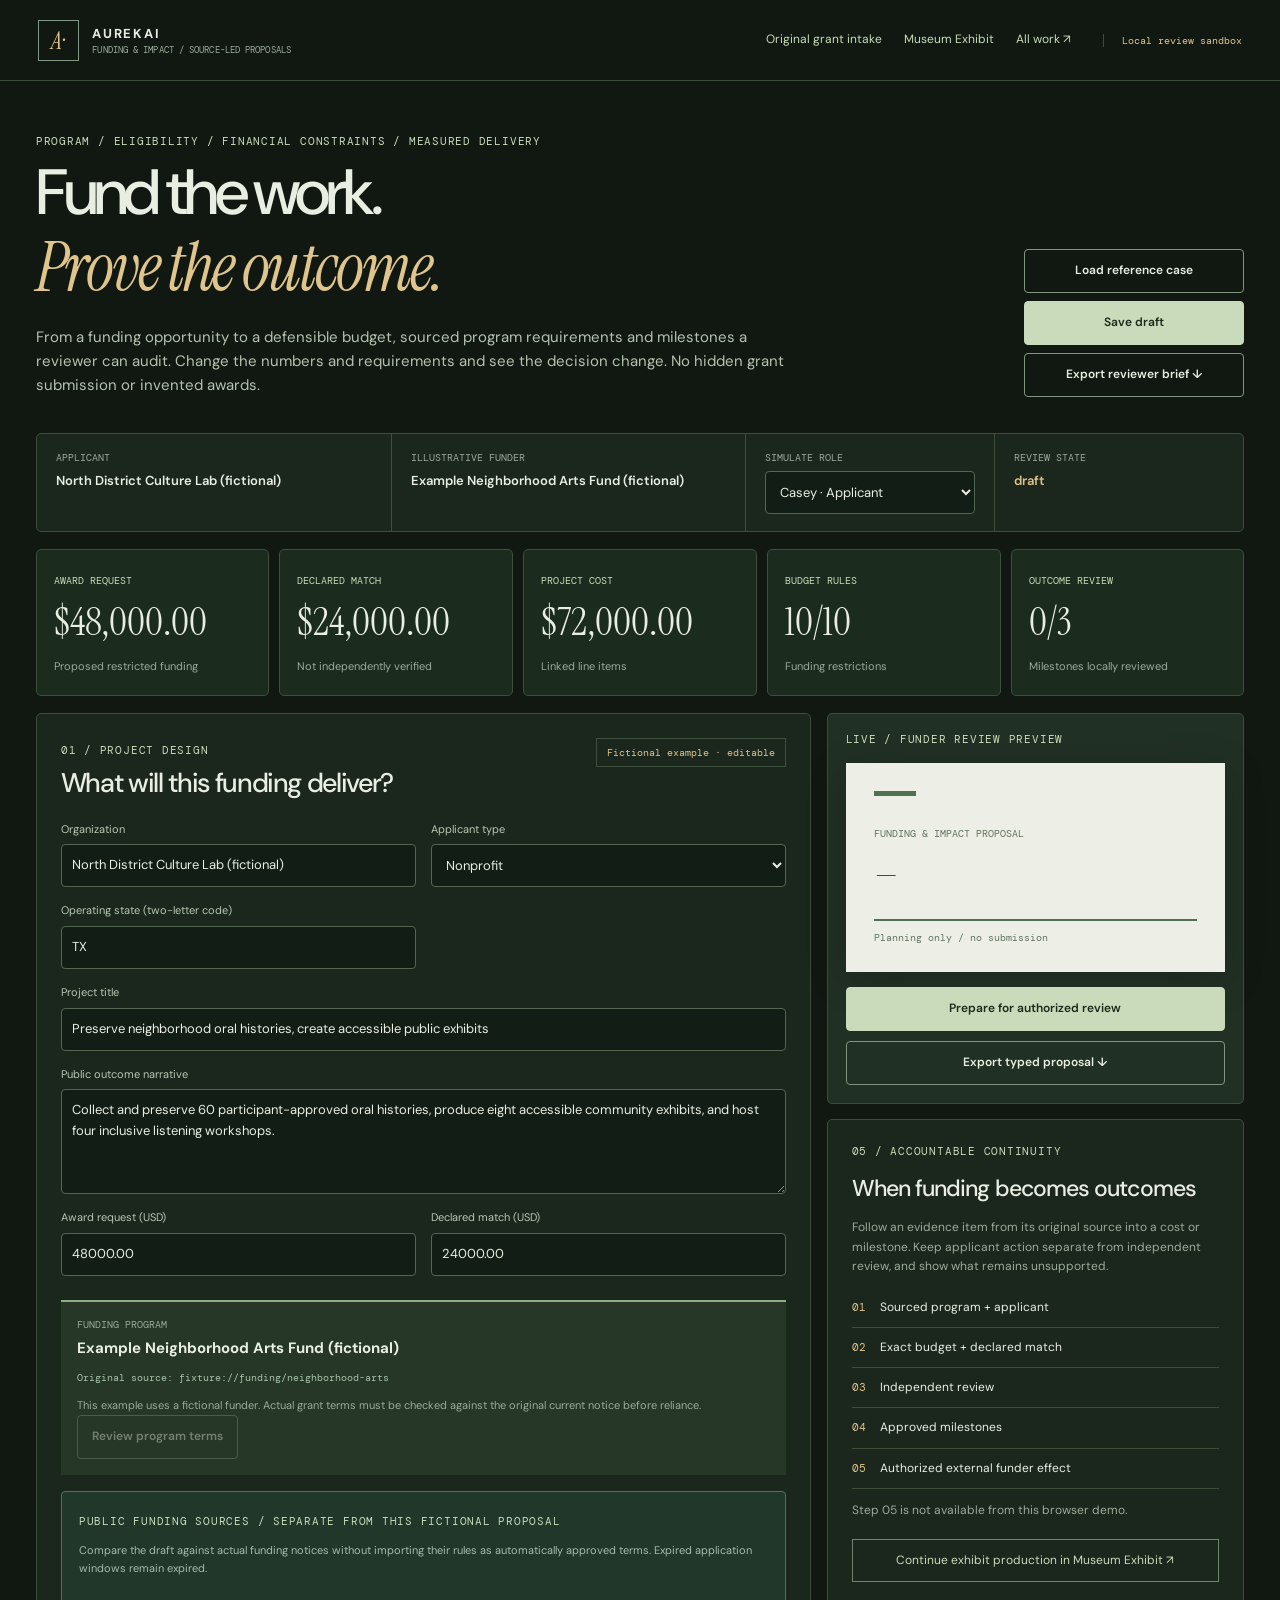
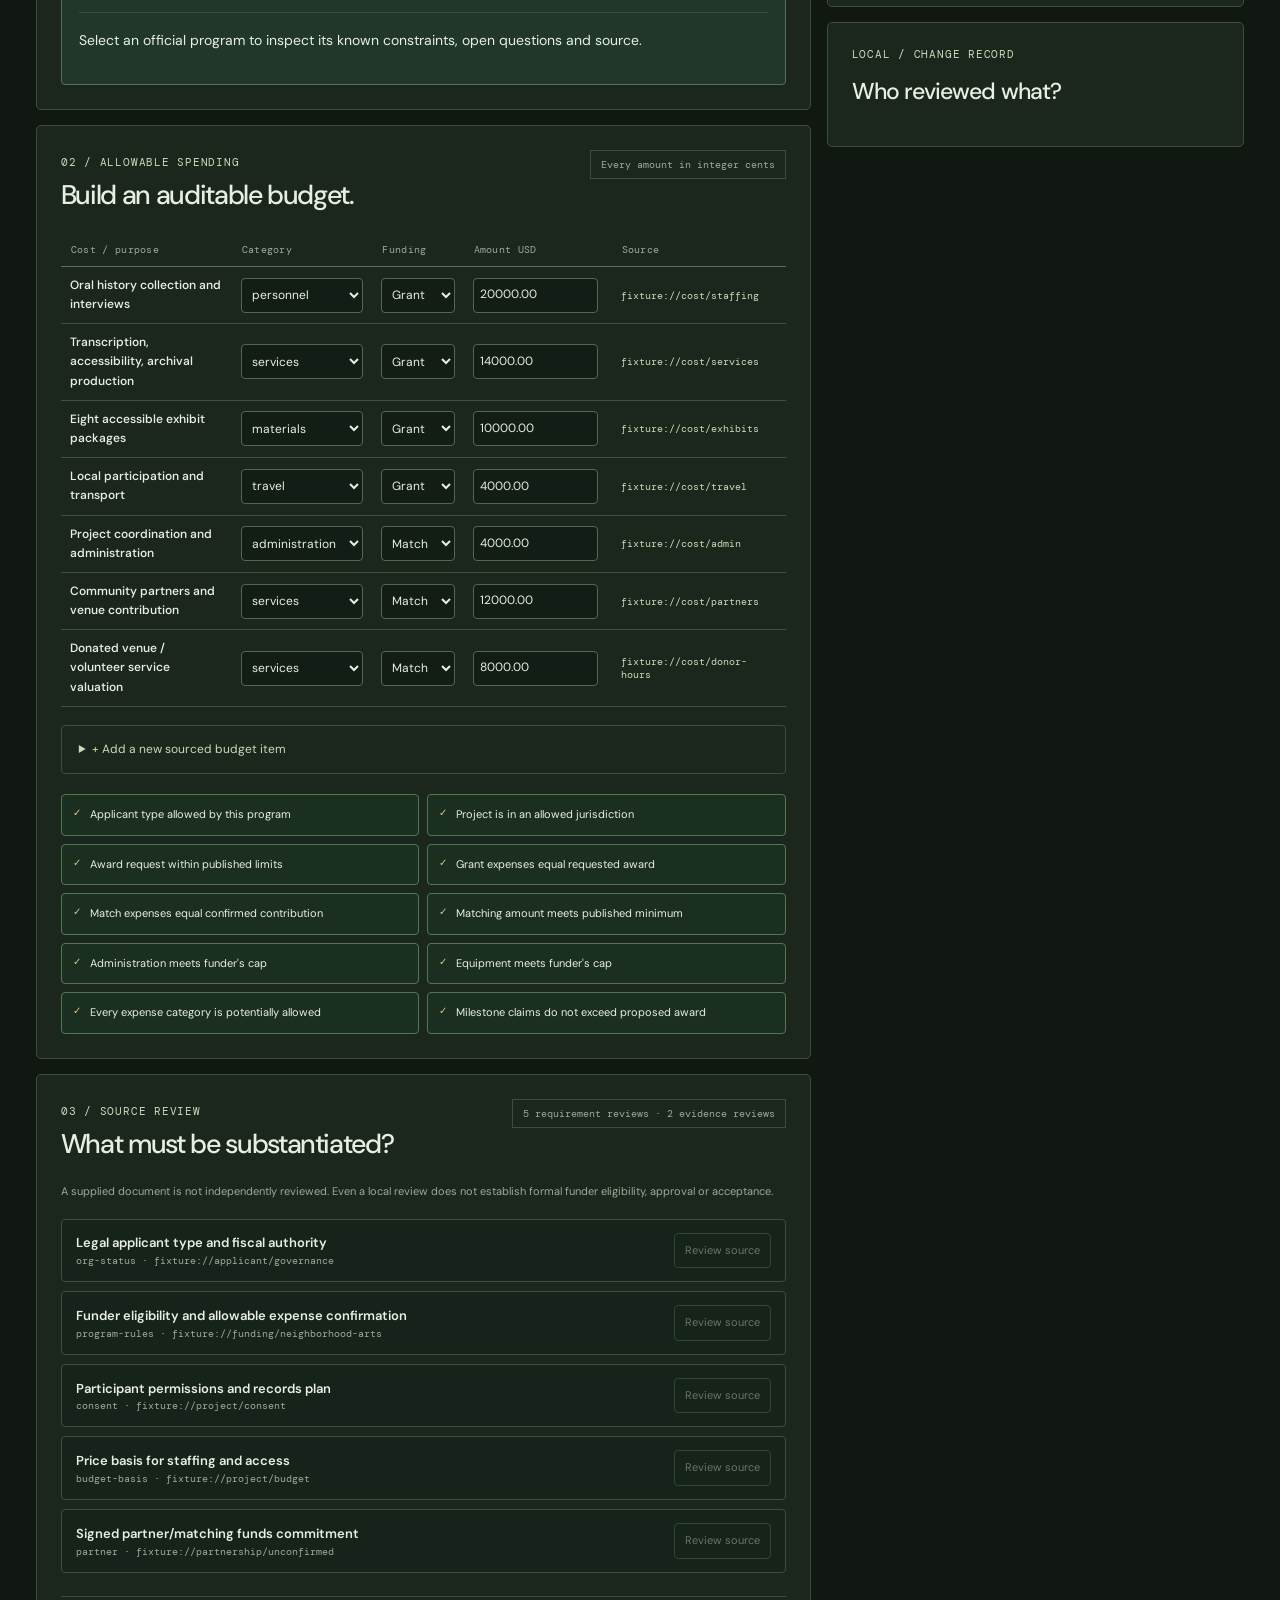
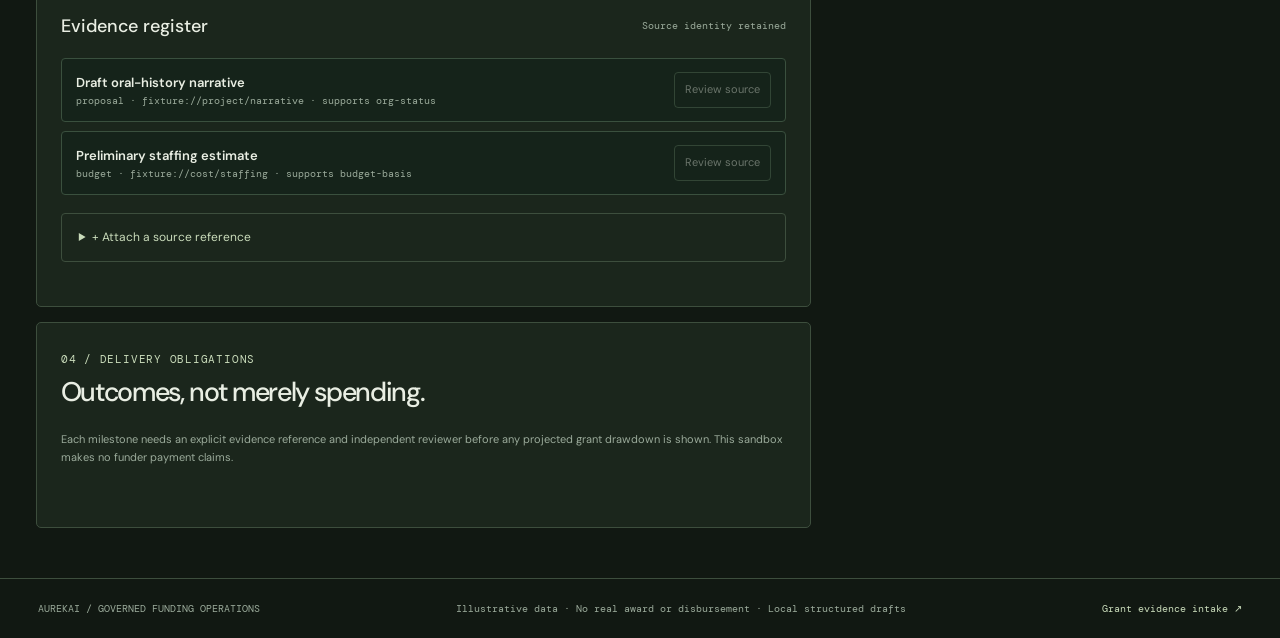
<file: site/impact-studio/index.html>
<!doctype html><html lang="en"><head><meta charset="utf-8"><meta name="viewport" content="width=device-width,initial-scale=1">
<meta name="color-scheme" content="dark"><meta name="description" content="Aurekai Funding & Impact Studio: reconcile grant budgets, source review, match obligations, deliverables, milestones and applicant/funder evidence.">
<link rel="canonical" href="https://nickgonzales76017.github.io/pages-grant-evidence/impact-studio/">
<link rel="stylesheet" href="./studio.css"><script type="module" src="./studio.mjs"></script>
<title>Funding & Impact Studio · Aurekai</title></head><body>
<a class="skip" href="#workspace">Skip to funding workspace</a>
<header class="topbar">
<a href="../" class="brand"><span class="brand-mark">A·</span><span>AUREKAI<small>FUNDING & IMPACT / SOURCE-LED PROPOSALS</small></span></a>
<nav aria-label="Experience navigation"><a href="../">Original grant intake</a><a href="https://nickgonzales76017.github.io/pages-museum-exhibit/">Museum Exhibit</a><a href="https://nickgonzales76017.github.io/bonfyre/#experiences">All work ↗</a></nav>
<span class="state-pill">Local review sandbox</span>
</header>
<main id="workspace">
<section class="intro"><div class="eyebrow">PROGRAM / ELIGIBILITY / FINANCIAL CONSTRAINTS / MEASURED DELIVERY</div>
<div class="hero"><div><h1>Fund the work.<br><em>Prove the outcome.</em></h1>
<p>From a funding opportunity to a defensible budget, sourced program requirements and milestones a reviewer can audit. Change the numbers and requirements and see the decision change. No hidden grant submission or invented awards.</p></div>
<div class="head-actions"><button type="button" class="quiet" id="reset">Load reference case</button><button type="button" class="primary" id="save">Save draft</button><button type="button" class="outline" id="download">Export reviewer brief ↓</button></div></div>
</section>
<section class="identitybar">
<div class="identity-cell"><span>APPLICANT</span><strong id="organization">North District Culture Lab</strong></div>
<div class="identity-cell"><span>ILLUSTRATIVE FUNDER</span><strong id="funder">Example Neighborhood Arts Fund</strong></div>
<div class="identity-cell actor"><label for="actor">SIMULATE ROLE</label><select id="actor"><option value="casey">Casey · Applicant</option><option value="riley">Riley · Independent reviewer</option></select></div>
<div class="identity-cell"><span>REVIEW STATE</span><strong id="caseStatus">Draft</strong></div>
</section>
<section class="stats" aria-label="Funding balance and readiness">
<div class="stat"><span>AWARD REQUEST</span><strong id="requestMetric">—</strong><small>Proposed restricted funding</small></div>
<div class="stat"><span>DECLARED MATCH</span><strong id="matchMetric">—</strong><small>Not independently verified</small></div>
<div class="stat"><span>PROJECT COST</span><strong id="projectMetric">—</strong><small>Linked line items</small></div>
<div class="stat"><span>BUDGET RULES</span><strong id="rulesMetric">—</strong><small>Funding restrictions</small></div>
<div class="stat"><span>OUTCOME REVIEW</span><strong id="milestoneMetric">—</strong><small>Milestones locally reviewed</small></div>
</section>
<div class="editor-grid">
<div class="editor">
<section class="section" id="program">
<div class="section-head"><div><span class="eyebrow">01 / PROJECT DESIGN</span><h2>What will this funding deliver?</h2></div><span class="pill">Fictional example · editable</span></div>
<div class="form two-col">
<label>Organization<input id="applicant" maxlength="160"></label><label>Applicant type<select id="applicantType"><option value="nonprofit">Nonprofit</option><option value="municipality">Municipality</option><option value="individual">Individual</option><option value="business">Business</option><option value="other">Other</option></select></label>
<label>Operating state (two-letter code)<input id="projectState" maxlength="2" pattern="[A-Za-z]{2}" value="TX"></label>
<label class="wide">Project title<input id="title" maxlength="180"></label>
<label class="wide">Public outcome narrative<textarea id="narrative" rows="4" maxlength="3000"></textarea></label>
<label>Award request (USD)<input id="request" type="number" min="0" max="50000000" step=".01"></label><label>Declared match (USD)<input id="match" type="number" min="0" max="50000000" step=".01"></label>
</div>
<div class="program-link"><span>FUNDING PROGRAM</span><strong id="programName">—</strong><small id="programSource">Source: —</small><p>This example uses a fictional funder. Actual grant terms must be checked against the original current notice before reliance.</p><button id="reviewTerms" type="button" class="outline">Review program terms</button></div>
<div class="official-programs"><span class="eyebrow">PUBLIC FUNDING SOURCES / SEPARATE FROM THIS FICTIONAL PROPOSAL</span>
<p>Compare the draft against actual funding notices without importing their rules as automatically approved terms. Expired application windows remain expired.</p>
<div id="knownPrograms" class="known-programs"></div><div id="programComparison" class="program-comparison" role="status">Select an official program to inspect its known constraints, open questions and source.</div>
</div>
</section>
<section class="section">
<div class="section-head"><div><span class="eyebrow">02 / ALLOWABLE SPENDING</span><h2>Build an auditable budget.</h2></div><span class="head-note">Every amount in integer cents</span></div>
<div class="budget-table-wrap"><table class="budget-table"><thead><tr><th>Cost / purpose</th><th>Category</th><th>Funding</th><th>Amount USD</th><th>Source</th></tr></thead><tbody id="budgetRows"></tbody></table></div>
<details class="add"><summary>+ Add a new sourced budget item</summary>
<form id="budgetForm" class="form two-col">
<label>Item identity<input name="id" pattern="[a-z][a-z0-9-]{2,70}" required placeholder="e.g. accessibility-kit"></label>
<label>Purpose<input name="label" required maxlength="160"></label>
<label>Category<select id="budgetKind" name="kind"></select></label>
<label>Funding stream<select name="funding"><option value="grant">Requested grant</option><option value="match">Declared match</option></select></label>
<label>Estimated cost USD<input name="total" required type="number" min="0" step=".01" value="0"></label>
<label>Cost source URL / fixture<input name="source" maxlength="600" required placeholder="https://…"></label>
<button type="submit" class="primary">Add cost line</button>
</form></details>
<div id="constraintBoard" class="constraints" aria-live="polite"></div>
</section>
<section class="section">
<div class="section-head"><div><span class="eyebrow">03 / SOURCE REVIEW</span><h2>What must be substantiated?</h2></div><span id="missingCount" class="head-note">—</span></div>
<p class="helper">A supplied document is not independently reviewed. Even a local review does not establish formal funder eligibility, approval or acceptance.</p>
<div id="requirements" class="requirement-list"></div>
<div class="evidence-header"><h3>Evidence register</h3><span>Source identity retained</span></div>
<div id="evidenceList" class="evidence-list"></div>
<details class="add"><summary>+ Attach a source reference</summary>
<form id="evidenceForm" class="form two-col"><label>Evidence ID<input name="id" pattern="[a-z][a-z0-9-]{2,70}" required placeholder="ev-audit-1"></label>
<label>Document name<input name="title" required maxlength="180"></label>
<label>Evidence kind<select id="evidenceKind" name="kind"></select></label>
<label>Supports requirement ID<input name="linkTo" maxlength="85" placeholder="e.g. org-status"></label>
<label class="wide">Original source URL<input name="source" maxlength="600" required placeholder="https://…"></label><button class="primary" type="submit">Register source</button></form>
</details>
</section>
<section class="section">
<div class="section-head"><div><span class="eyebrow">04 / DELIVERY OBLIGATIONS</span><h2>Outcomes, not merely spending.</h2></div></div>
<p class="helper">Each milestone needs an explicit evidence reference and independent reviewer before any projected grant drawdown is shown. This sandbox makes no funder payment claims.</p>
<div id="milestones" class="milestones"></div>
</section>
</div>
<aside class="sidebar">
<section class="preview">
<div class="preview-label">LIVE / FUNDER REVIEW PREVIEW</div><div class="paper">
<div class="paper-rule"></div><span class="paper-eyebrow">FUNDING & IMPACT PROPOSAL</span>
<h2 id="paperTitle">—</h2><div id="paperContent"></div>
<footer id="paperFooter">Planning only / no submission</footer>
</div>
<div class="preview-actions"><button class="primary" id="prepare" type="button">Prepare for authorized review</button>
<button id="yaff" class="outline" type="button">Export typed proposal ↓</button></div>
</section>
<section class="flow">
<div class="eyebrow">05 / ACCOUNTABLE CONTINUITY</div><h3>When funding becomes outcomes</h3>
<p>Follow an evidence item from its original source into a cost or milestone. Keep applicant action separate from independent review, and show what remains unsupported.</p>
<div class="flow-line"><span>01</span> Sourced program + applicant</div><div class="flow-line"><span>02</span> Exact budget + declared match</div>
<div class="flow-line"><span>03</span> Independent review</div><div class="flow-line"><span>04</span> Approved milestones</div>
<div class="flow-line"><span>05</span> Authorized external funder effect</div>
<p>Step 05 is not available from this browser demo.</p>
<a href="https://nickgonzales76017.github.io/pages-museum-exhibit/" rel="noopener noreferrer" target="_blank" class="related">Continue exhibit production in Museum Exhibit ↗</a>
</section>
<section class="journal-panel"><div class="eyebrow">LOCAL / CHANGE RECORD</div><h3>Who reviewed what?</h3>
<div id="audit" class="audit"></div></section>
</aside>
</div>
</main>
<footer class="page-foot"><span>AUREKAI / GOVERNED FUNDING OPERATIONS</span><span>Illustrative data · No real award or disbursement · Local structured drafts</span><a href="../">Grant evidence intake ↗</a></footer>
<div class="toast" id="toast" role="status" aria-live="polite"></div>
</body></html>
</file>
<file: site/impact-studio/studio.css>
@import url('https://fonts.googleapis.com/css2?family=DM+Sans:wght@400;500;600;700&family=DM+Mono:wght@400;500&family=Instrument+Serif:ital@0;1&display=swap');
:root{color-scheme:dark;--bg:#111812;--ink:#e9eee3;--muted:#9bab9b;--mint:#c9dbba;--gold:#dfc58c;--line:#3d4e3d;--panel:#1b261c;--raised:#253628;--serif:'Instrument Serif',Georgia,serif;--sans:'DM Sans',system-ui,sans-serif;--mono:'DM Mono',monospace}
*{box-sizing:border-box}body{margin:0;background:var(--bg);color:var(--ink);font:14px/1.6 var(--sans)}a{color:var(--mint);text-decoration:none}a:hover{color:var(--gold)}button,input,select,textarea{font:inherit}button{cursor:pointer}button:disabled{cursor:not-allowed;opacity:.4}input,select,textarea{background:#121e15;border:1px solid #546652;border-radius:4px;min-height:43px;padding:10px;color:var(--ink);font-size:13px;width:100%;max-width:100%}textarea{resize:vertical}input:focus,select:focus,textarea:focus{border-color:var(--gold);outline:none}:focus-visible{outline:2px solid var(--gold);outline-offset:3px}.skip{position:absolute;top:-99px;left:14px;padding:10px;background:#f8eddc;color:#132010}.skip:focus{top:15px}
.topbar{min-height:81px;padding:15px clamp(20px,3vw,56px);display:flex;align-items:center;gap:32px;border-bottom:1px solid var(--line)}.brand{display:flex;gap:13px;align-items:center;color:var(--ink);font-weight:700;letter-spacing:.13em;font-size:13px}.brand-mark{border:1px solid #839884;height:41px;width:41px;display:grid;place-items:center;font:italic 24px var(--serif);color:var(--gold)}.brand small{display:block;font:9px var(--mono);color:var(--muted);letter-spacing:.01em}.topbar nav{display:flex;gap:22px;margin-left:auto}.topbar nav a{font-size:12px;white-space:nowrap}.state-pill{border-left:1px solid var(--line);padding-left:18px;color:var(--gold);font:10px var(--mono);white-space:nowrap}
main{max-width:1600px;margin:auto;padding:0 clamp(16px,2.8vw,50px) 50px}.intro{padding:53px 0 36px}.eyebrow,.preview-label{font:11px var(--mono);color:var(--mint);letter-spacing:.07em}.hero{display:flex;gap:24px;align-items:flex-end;justify-content:space-between}.hero h1{font:500 clamp(46px,5vw,74px)/.97 var(--sans);letter-spacing:-.065em;margin:14px 0}.hero h1 em{font:italic 1.04em var(--serif);color:var(--gold);letter-spacing:-.035em}.hero p{max-width:750px;font-size:15px;color:#b4c2b0;margin:0}.head-actions{display:grid;gap:8px;min-width:220px;flex:none}.primary,.outline,.quiet{border:1px solid #839581;border-radius:4px;padding:10px 14px;min-height:44px;font-size:12px;font-weight:600;background:transparent;color:var(--ink);white-space:nowrap}.primary{background:var(--mint);color:#1b291b;border-color:var(--mint)}.primary:hover{background:#e5f2d6}.outline:hover,.quiet:hover{border-color:var(--gold);background:#30432c}
.identitybar{display:grid;grid-template-columns:1fr 1fr .7fr .7fr;border:1px solid var(--line);background:var(--panel);border-radius:5px}.identity-cell{padding:17px 19px;border-right:1px solid var(--line);display:flex;flex-direction:column;gap:7px}.identity-cell:last-child{border:0}.identity-cell span,.identity-cell label{font:10px var(--mono);color:var(--muted)}.identity-cell strong{font-size:13px;font-weight:600}.identity-cell select{min-width:160px}.identity-cell:last-child strong{color:var(--gold)}.stats{display:grid;grid-template-columns:repeat(5,1fr);gap:10px;margin:17px 0}.stat{border:1px solid var(--line);background:#1b2b1d;padding:18px 17px;border-radius:5px;min-width:0}.stat span{font:10px var(--mono);color:var(--mint)}.stat strong{display:block;font:39px/1.23 var(--serif);margin:8px 0;white-space:nowrap}.stat small{font-size:11px;color:var(--muted)}
.editor-grid{display:grid;grid-template-columns:minmax(0,1.28fr) minmax(345px,.69fr);align-items:start;gap:16px}.editor{display:grid;gap:15px;min-width:0}.section,.preview,.flow,.journal-panel{border:1px solid var(--line);background:var(--panel);border-radius:5px;padding:24px;min-width:0}.section-head{display:flex;align-items:flex-start;justify-content:space-between;gap:15px;margin-bottom:22px}.section-head h2{font-size:27px;letter-spacing:-.05em;font-weight:500;margin:8px 0 0;line-height:1.13}.pill,.head-note{font:10px var(--mono);border:1px solid var(--line);color:var(--gold);padding:7px 10px;white-space:nowrap}.head-note{color:var(--muted)}.form{display:grid;gap:15px}.two-col{grid-template-columns:repeat(2,minmax(0,1fr))}.form label{font-size:11px;color:#b7c8b4;display:grid;gap:6px}.form .wide{grid-column:1/-1}.program-link{background:#263627;border-top:2px solid #8eab82;margin-top:24px;padding:16px}.program-link span{display:block;font:10px var(--mono);color:var(--muted)}.program-link strong{display:block;margin:5px 0;font-size:15px}.program-link small{font:10px var(--mono);color:#a6c2aa;overflow-wrap:anywhere}.program-link p,.helper{font-size:11px;color:var(--muted);line-height:1.7;margin:9px 0 0}
.budget-table-wrap{overflow-x:auto}.budget-table{width:100%;border-collapse:collapse;min-width:600px;font-size:12px}.budget-table th{text-align:left;font:10px var(--mono);letter-spacing:.03em;color:var(--muted);border-bottom:1px solid #557055;padding:10px}.budget-table td{border-bottom:1px solid #3d5440;padding:9px;vertical-align:middle}.budget-table td:first-child{font-weight:550;max-width:165px}.budget-table td input,.budget-table td select{font-size:12px;padding:6px;min-height:35px}.budget-table td input[type=number]{max-width:125px}.budget-table td .source{display:block;font:10px var(--mono);max-width:150px;word-break:break-word;color:var(--mint)}.add{border:1px solid var(--line);padding:14px 17px;margin:18px 0 20px;border-radius:4px}.add summary{font-size:12px;color:var(--mint);cursor:pointer}.add .form{padding-top:17px}.add .primary{justify-self:start}.constraints{display:grid;grid-template-columns:1fr 1fr;gap:8px}.constraint{border:1px solid #495d48;border-radius:4px;padding:11px;display:flex;gap:9px;align-items:start;font-size:11px;background:#1b2f21}.constraint.ok{border-color:#527853}.constraint.fail{border-color:#8c5f51;background:#32281e}.constraint i{font-style:normal;font:10px var(--mono);color:var(--gold);flex:none}
.requirement-list,.evidence-list,.milestones{display:grid;gap:9px;margin:18px 0}.requirement,.evidence,.milestone{display:grid;grid-template-columns:minmax(0,1fr) auto;gap:15px;align-items:center;background:#15231a;border:1px solid #3a503e;padding:13px 14px;border-radius:4px}.requirement strong,.evidence strong,.milestone strong{display:block;font-size:13px;font-weight:600}.requirement small,.evidence small,.milestone small{display:block;font:10px var(--mono);color:var(--muted);overflow-wrap:anywhere}.requirement button,.evidence button,.milestone button{background:transparent;border:1px solid #5e795f;color:var(--ink);border-radius:4px;padding:8px 10px;font-size:11px}.requirement button:hover,.evidence button:hover,.milestone button:hover{border-color:var(--gold)}.reviewed{color:var(--mint)!important}.missing{color:var(--gold)!important}.evidence-header{border-top:1px solid var(--line);margin-top:23px;padding-top:15px;display:flex;justify-content:space-between;align-items:center}.evidence-header h3{font-weight:500;font-size:18px;margin:0}.evidence-header span{font:10px var(--mono);color:var(--muted)}.milestone .amount{color:var(--mint)}.milestone .progress{color:var(--gold)}.milestone input{max-width:230px;margin-top:8px}
.sidebar{display:grid;gap:15px;position:sticky;top:15px}.preview{background:#213024;padding:18px}.preview-label{margin-bottom:17px}.paper{color:#253629;background:#edeee5;padding:28px;box-shadow:0 8px 38px #0003}.paper-rule{width:42px;height:5px;background:#507252;margin-bottom:25px}.paper-eyebrow{font:10px var(--mono);color:#60735e}.paper h2{font:34px/.98 var(--serif);margin:14px 0 23px;letter-spacing:-.025em}.paper h3{font:10px var(--mono);color:#526857;border-bottom:1px solid #c2c8b9;padding:0 0 7px;margin:23px 0 12px;text-transform:uppercase}.paper p,.paper li{font-size:11px;line-height:1.6}.paper ul{padding-left:17px}.paper .row{display:flex;justify-content:space-between;gap:9px;border-bottom:1px solid #d0d4c7;padding:8px 0;font-size:11px}.paper .row strong{font-weight:600;text-align:right}.paper footer{border-top:2px solid #526d55;margin-top:28px;padding-top:10px;font:10px var(--mono);color:#627662}.preview-actions{display:grid;gap:10px;margin-top:15px}.flow h3,.journal-panel h3{font-size:23px;font-weight:500;letter-spacing:-.04em;margin:12px 0}.flow p,.journal-panel p{font-size:12px;color:var(--muted)}.flow-line{padding:10px 0;border-bottom:1px solid var(--line);font-size:12px}.flow-line span{font:11px var(--mono);color:var(--gold);margin-right:11px}.related{display:block;text-align:center;border:1px solid #708470;padding:11px;margin-top:19px;font-size:12px}.audit{display:grid;gap:8px;max-height:380px;overflow:auto}.entry{border:1px solid #3c5541;background:#14231b;padding:11px;font-size:11px}.entry strong{display:block}.entry small{font:10px var(--mono);color:var(--muted)}.page-foot{display:flex;justify-content:space-between;gap:15px;flex-wrap:wrap;border-top:1px solid var(--line);padding:23px clamp(18px,3vw,50px);font:10px var(--mono);color:var(--muted)}.toast{position:fixed;right:20px;bottom:20px;max-width:min(420px,85vw);opacity:0;transition:opacity .2s;pointer-events:none;background:#d4e2c6;color:#1a2e1e;padding:14px 20px;border-radius:4px;border:1px solid #89a481;font-size:12px;box-shadow:0 12px 45px #0006}.toast.show{opacity:1}
@media(max-width:1150px){.editor-grid{grid-template-columns:1fr}.sidebar{position:static;grid-template-columns:1fr 1fr}.journal-panel{grid-column:1/-1}.topbar nav{gap:10px}.state-pill{display:none}.stat strong{font-size:30px}}
@media(max-width:790px){.topbar{flex-wrap:wrap}.topbar nav{order:3;width:100%;margin:0;overflow-x:auto}.hero{display:block}.head-actions{margin-top:25px;display:flex;flex-wrap:wrap}.identitybar{grid-template-columns:1fr 1fr}.identity-cell:nth-child(2){border:0}.stats{grid-template-columns:repeat(3,1fr)}.sidebar{grid-template-columns:1fr}.journal-panel{grid-column:auto}}
@media(max-width:520px){main{padding:0 12px 24px}.intro{padding:30px 0}.hero h1{font-size:45px}.head-actions{display:grid}.stats{grid-template-columns:repeat(2,1fr);gap:7px}.stat{padding:13px}.stat strong{font-size:27px}.identitybar{grid-template-columns:1fr}.identity-cell{border:0;border-bottom:1px solid var(--line)}.section{padding:17px}.section-head h2{font-size:24px}.two-col,.constraints{grid-template-columns:1fr}.form .wide{grid-column:1}.paper{padding:22px}.paper h2{font-size:30px}}
@media(prefers-reduced-motion:reduce){*{scroll-behavior:auto!important;transition:none!important}}
/* Source-first public grant exploration. Never claim current open funding from a prior notice. */
.official-programs{border:1px solid #53715a;background:#20372a;padding:17px;margin-top:16px;border-radius:4px}
.official-programs>p{color:#a8bbac;font-size:11px}
.known-programs{display:grid;grid-template-columns:repeat(3,minmax(0,1fr));gap:8px;margin:17px 0}
.program-button{text-align:left;background:#182a20;color:var(--ink);border:1px solid #4c6451;border-radius:4px;min-height:83px;padding:11px}
.program-button.active{border-color:#d3c38f;background:#314633}.program-button strong{font-size:12px;font-weight:600;display:block}.program-button small{color:var(--muted);font-size:10px}
.program-comparison{border-top:1px solid var(--line);padding:16px 0}.program-comparison h3{font-size:19px;font-weight:500;margin:0 0 9px}
.program-comparison h4{font:10px var(--mono);color:var(--mint);margin:16px 0 7px}
.program-comparison ul{padding-left:17px;margin:7px 0}.program-comparison li{font-size:11px;line-height:1.6;margin-bottom:4px}
.program-comparison p{font-size:11px;color:#b4c5b3}.program-comparison a{font-size:11px;color:var(--gold);text-decoration:underline}
.program-comparison .program-warning{border-left:3px solid #dbac8c;padding:8px 12px;background:#3a2d21}
@media(max-width:710px){.known-programs{grid-template-columns:1fr}.program-button{min-height:58px}}
</file>
